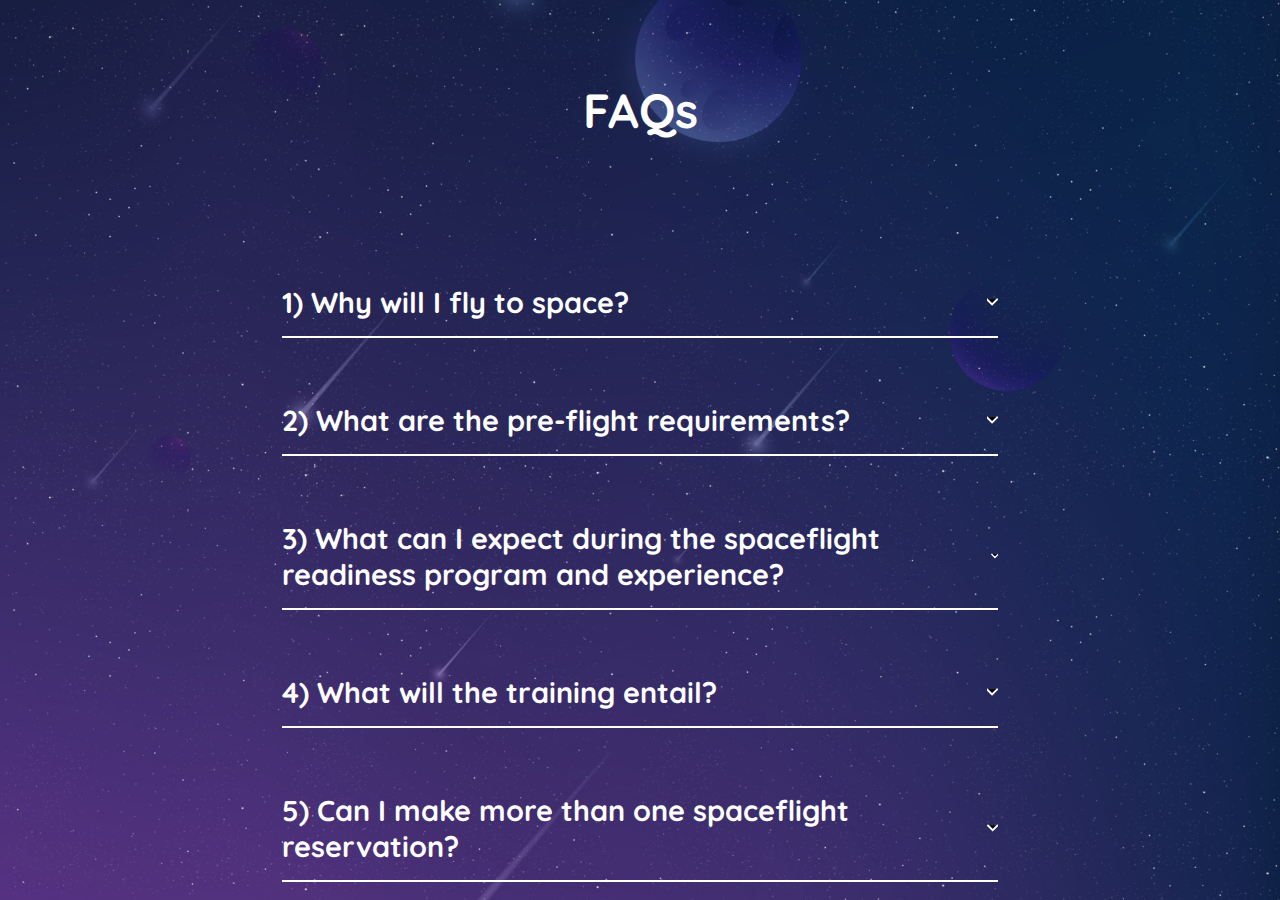
<file: codex/faq.html>
<!DOCTYPE html>
<html lang="en">
<head>
    <meta charset="UTF-8">
    <meta name="viewport" content="width=device-width, initial-scale=1.0">
    <title>FaQ</title>
    <link rel="stylesheet" href="faqcss.css">
</head>
<body>
    <section>
        <h2 class="title">FAQs</h2>
        <div class="faq">
            <div class="question">
                <h3>1&rpar; Why will I fly to space?</h3>
                <svg width="15" height="10" viewBox="0 0 42 25">
                    <path d="M3 3L21 21L39 3" stroke="white" stroke-width="7" stroke-linecap="round"/>
                </svg>
            </div>
            <div class="answer">
                <p>With several hundred customers already in line, we expect to expand flight rates during the early years of commercial operations without sacrificing safety or experience. We want you to experience space at the earliest possible opportunity and will be working hard to achieve that.We will also make sure that the period before your spaceflight is a highly valuable part of your journey with us. The anticipation and preparation for any life event, particularly spaceflight, is of great importance to the experience itself. You will prepare within the Future Astronaut community, alongside others who are making the same journey.

                </p>
            </div>
        </div>
        <div class="faq">
            <div class="question">
                <h3>2&rpar; What are the pre-flight requirements?</h3>
                <svg width="15" height="10" viewBox="0 0 42 25">
                    <path d="M3 3L21 21L39 3" stroke="white" stroke-width="7" stroke-linecap="round"/>
                </svg>
            </div>
            <div class="answer">
                <p>Completion of a traditional fitness test is not required, but the flight is a relatively intense sensory and physical experience. If you are able-bodied and cleared by a medical practitioner, you should be able to enjoy both your training and your spaceflight. However, like many things in life, being in the best possible shape is likely to enhance your experience, and we will align with you on your personal goals during your spaceflight readiness program.</p>
            </div>
        </div>
        <div class="faq">
            <div class="question">
                <h3>3&rpar; What can I expect during the spaceflight readiness program and experience?</h3>
                <svg width="15" height="10" viewBox="0 0 42 25">
                    <path d="M3 3L21 21L39 3" stroke="white" stroke-width="7" stroke-linecap="round"/>
                </svg>
            </div>
            <div class="answer">
                <p>Immediately prior to your spaceflight, you will participate in a multi-day training and preparation period at Spaceport America focused on ensuring you fly safely, and that you are equipped to savor every second of it. We want you to have fun, enjoy incredible hospitality and bond with your fellow astronauts and pilots. A warm welcome awaits all friends and family accompanying you to New Mexico to share your experience, and to support you as you approach the long-anticipated day of spaceflight.</p>
            </div>
        </div>
        <div class="faq">
            <div class="question">
                <h3>4&rpar; What will the training entail? </h3>
                <svg width="15" height="10" viewBox="0 0 42 25">
                    <path d="M3 3L21 21L39 3" stroke="white" stroke-width="7" stroke-linecap="round"/>
                </svg>
            </div>
            <div class="answer">
                <p>The goal of our spaceflight readiness program is to foster bonding and collaboration to create a crew that is fully equipped to enjoy themselves during spaceflight. Training will be completed alongside your fellow astronauts, where you will cover everything from weightlessness preparation, G-force readiness, emergency procedures, sensory saturation and more.

                    Executed by spaceflight-experienced instructors, you will familiarize yourself with our cabin and learn everything you need to know about the Virgin Galactic flight path and experience. As part of the Virgin Galactic flight team, you’ll be able to spend time with mission operations, pilots, engineers, and others. This preparation will be balanced with time to reflect and unwind with loved ones and crew.
                    
                    </p>
            </div>
        </div>
        <div class="faq">
            <div class="question">
                <h3>5&rpar; Can I make more than one spaceflight reservation?                </h3>
                <svg width="15" height="10" viewBox="0 0 42 25">
                    <path d="M3 3L21 21L39 3" stroke="white" stroke-width="7" stroke-linecap="round"/>
                </svg>
            </div>
            <div class="answer">
                <p>Space is best enjoyed with those you love! During your spaceflight reservation call, we can discuss your options for multiple seats, or a full spaceship charter (up to 6 seats).

                    A single waitlist place can be used to make a reservation of any size, and you’ll be assigned sequential seats once the reservations are completed.
                    
                    *Charter size will depend on your flight vehicle</p>
            </div>
        </div>
    </section>
    


    
    <script src="faqjs.js"></script>
</body>
</html>
</file>
<file: codex/faqcss.css>
@import url("https://fonts.googleapis.com/css?family=Quicksand:wght@400;600&display=swap");

*{
    margin: 0;
    padding: 0;
    box-sizing: border-box;

}

body{
    font-family: "Quicksand",sans-serif;
    background:#1c1c1c;
    color:#ffff;
    background-image: url(img/background.jpg);
    background-size: cover;
    background-repeat: no-repeat;
    background-position: center;
}

section{
    min-height: 100vh;
    width: 80%;
    margin: 0 auto;
    display: flex;
    flex-direction: column;
    align-items: center;
}

.title{
    font-size: 3rem;
    margin: 5rem 0rem;

}
.faq{
    max-width:70%;
    margin-top:4rem;
    cursor :pointer;
    padding-bottom: 1rem;
    border-bottom: 2px solid #fff;
}

.question{
    display: flex;
    justify-content: space-between;
    align-items: center;    
}

.question h3{
    font-size: 1.8rem;
}

.answer{
    max-height: 0;
    overflow: hidden;
    transition: max-height 1.5s ease-in-out;

}

.answer p{
    padding-top: 1rem;
    line-height: 1.6;
    font-size: 1.2rem;
}

.faq.active .answer{
    max-height:400px;
    animation: fade 0.5s ease-in-out;
}

.faq.active svg{
    transform: rotate(180deg);
}

svg{
    transition: transform .5s ease-in;
    padding-left: 0.2rem;
}

@keyframes fade{
    from{
        opacity: 0;
        transform: translateY(-10px);
    }
    to{
        opacity: 1;
        transform: translateY(0px);
    }
}
</file>
